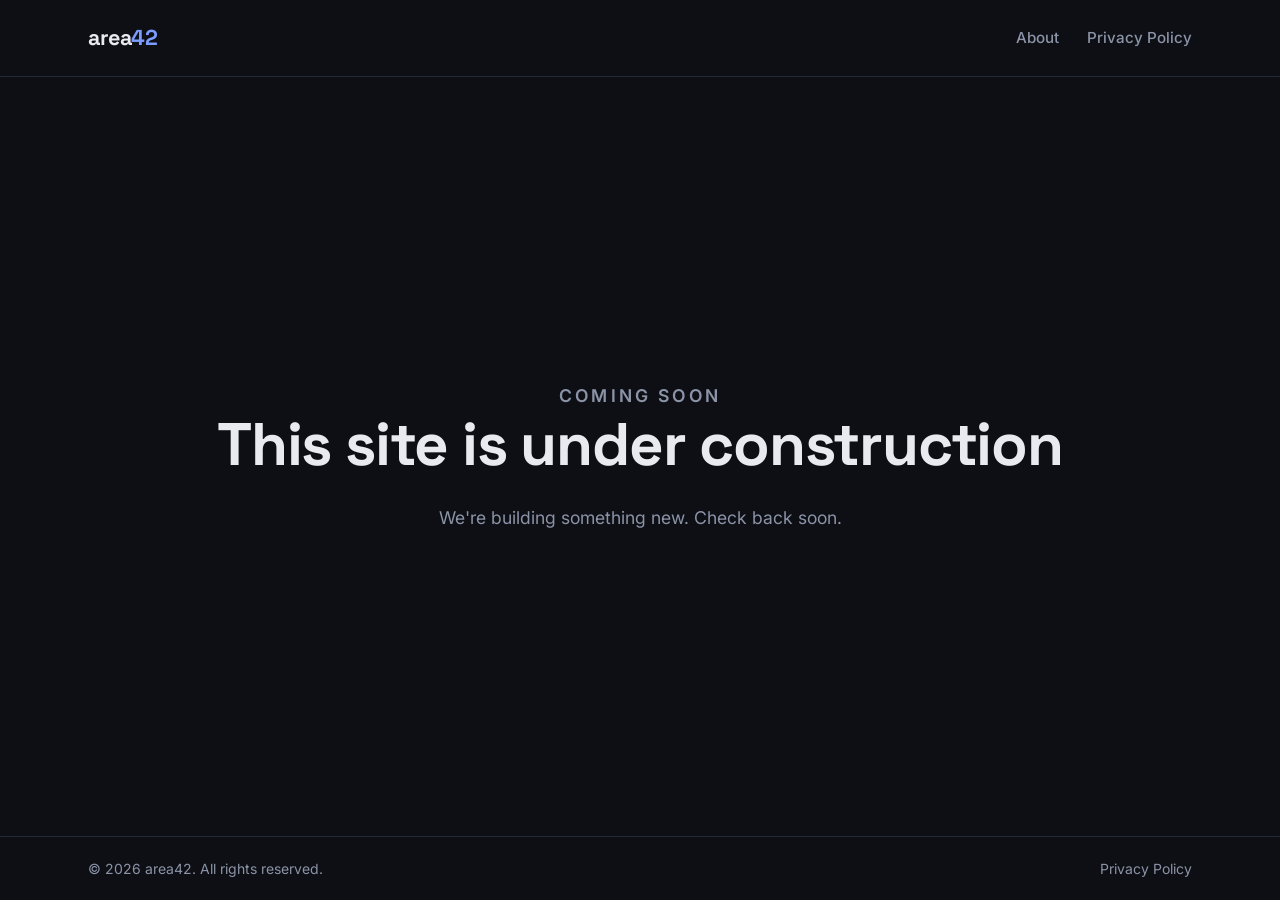
<file: index.html>
<!doctype html>
<html lang="en">
<head>
  <meta charset="utf-8">
  <meta name="viewport" content="width=device-width, initial-scale=1">
  <title>area42</title>
  <meta name="description" content="area42 is an independent games studio.">
  <link rel="preconnect" href="https://fonts.googleapis.com">
  <link rel="preconnect" href="https://fonts.gstatic.com" crossorigin>
  <link rel="stylesheet" href="https://fonts.googleapis.com/css2?family=Inter:wght@400;500;600&family=Space+Grotesk:wght@500;700&display=swap">
  <link rel="stylesheet" href="/styles.css">
</head>
<body>
  <header class="site-header">
    <div class="site-header__inner">
      <a class="brand" href="/">area<span>42</span></a>
      <nav class="site-nav">
        <a href="/about/">About</a>
        <a href="/privacy/">Privacy Policy</a>
      </nav>
    </div>
  </header>

  <main class="hero">
    <p class="hero__label">Coming soon</p>
    <h1>This site is under construction</h1>
    <p>We're building something new. Check back soon.</p>
  </main>

  <footer class="site-footer">
    <div class="site-footer__inner">
      <span>&copy; 2026 area42. All rights reserved.</span>
      <a href="/privacy/">Privacy Policy</a>
    </div>
  </footer>
</body>
</html>
</file>
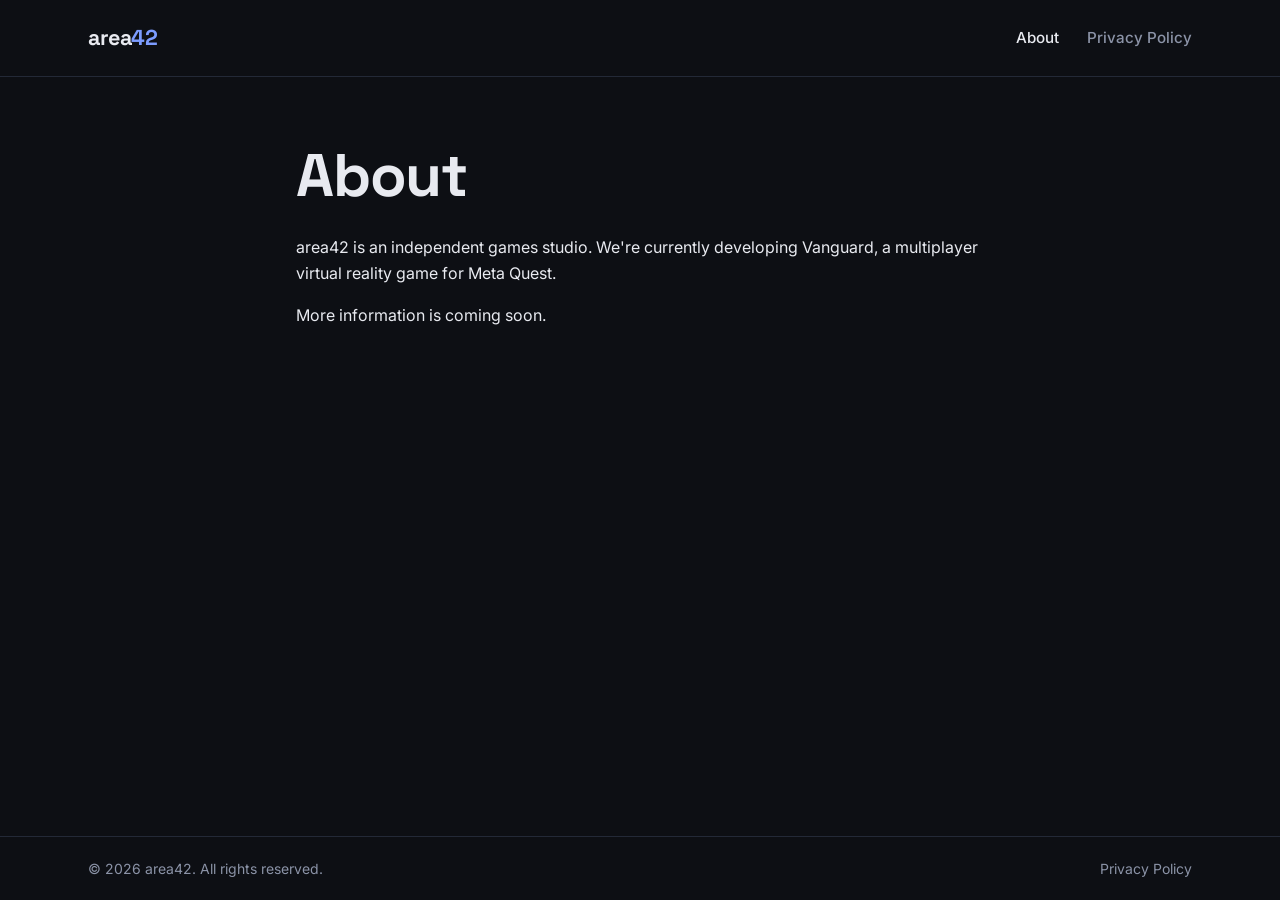
<file: about/index.html>
<!doctype html>
<html lang="en">
<head>
  <meta charset="utf-8">
  <meta name="viewport" content="width=device-width, initial-scale=1">
  <title>About · area42</title>
  <meta name="description" content="About area42.">
  <link rel="preconnect" href="https://fonts.googleapis.com">
  <link rel="preconnect" href="https://fonts.gstatic.com" crossorigin>
  <link rel="stylesheet" href="https://fonts.googleapis.com/css2?family=Inter:wght@400;500;600&family=Space+Grotesk:wght@500;700&display=swap">
  <link rel="stylesheet" href="/styles.css">
</head>
<body>
  <header class="site-header">
    <div class="site-header__inner">
      <a class="brand" href="/">area<span>42</span></a>
      <nav class="site-nav">
        <a href="/about/" aria-current="page">About</a>
        <a href="/privacy/">Privacy Policy</a>
      </nav>
    </div>
  </header>

  <main class="document">
    <h1>About</h1>
    <p>area42 is an independent games studio. We're currently developing Vanguard, a multiplayer virtual reality game for Meta Quest.</p>
    <p>More information is coming soon.</p>
  </main>

  <footer class="site-footer">
    <div class="site-footer__inner">
      <span>&copy; 2026 area42. All rights reserved.</span>
      <a href="/privacy/">Privacy Policy</a>
    </div>
  </footer>
</body>
</html>
</file>
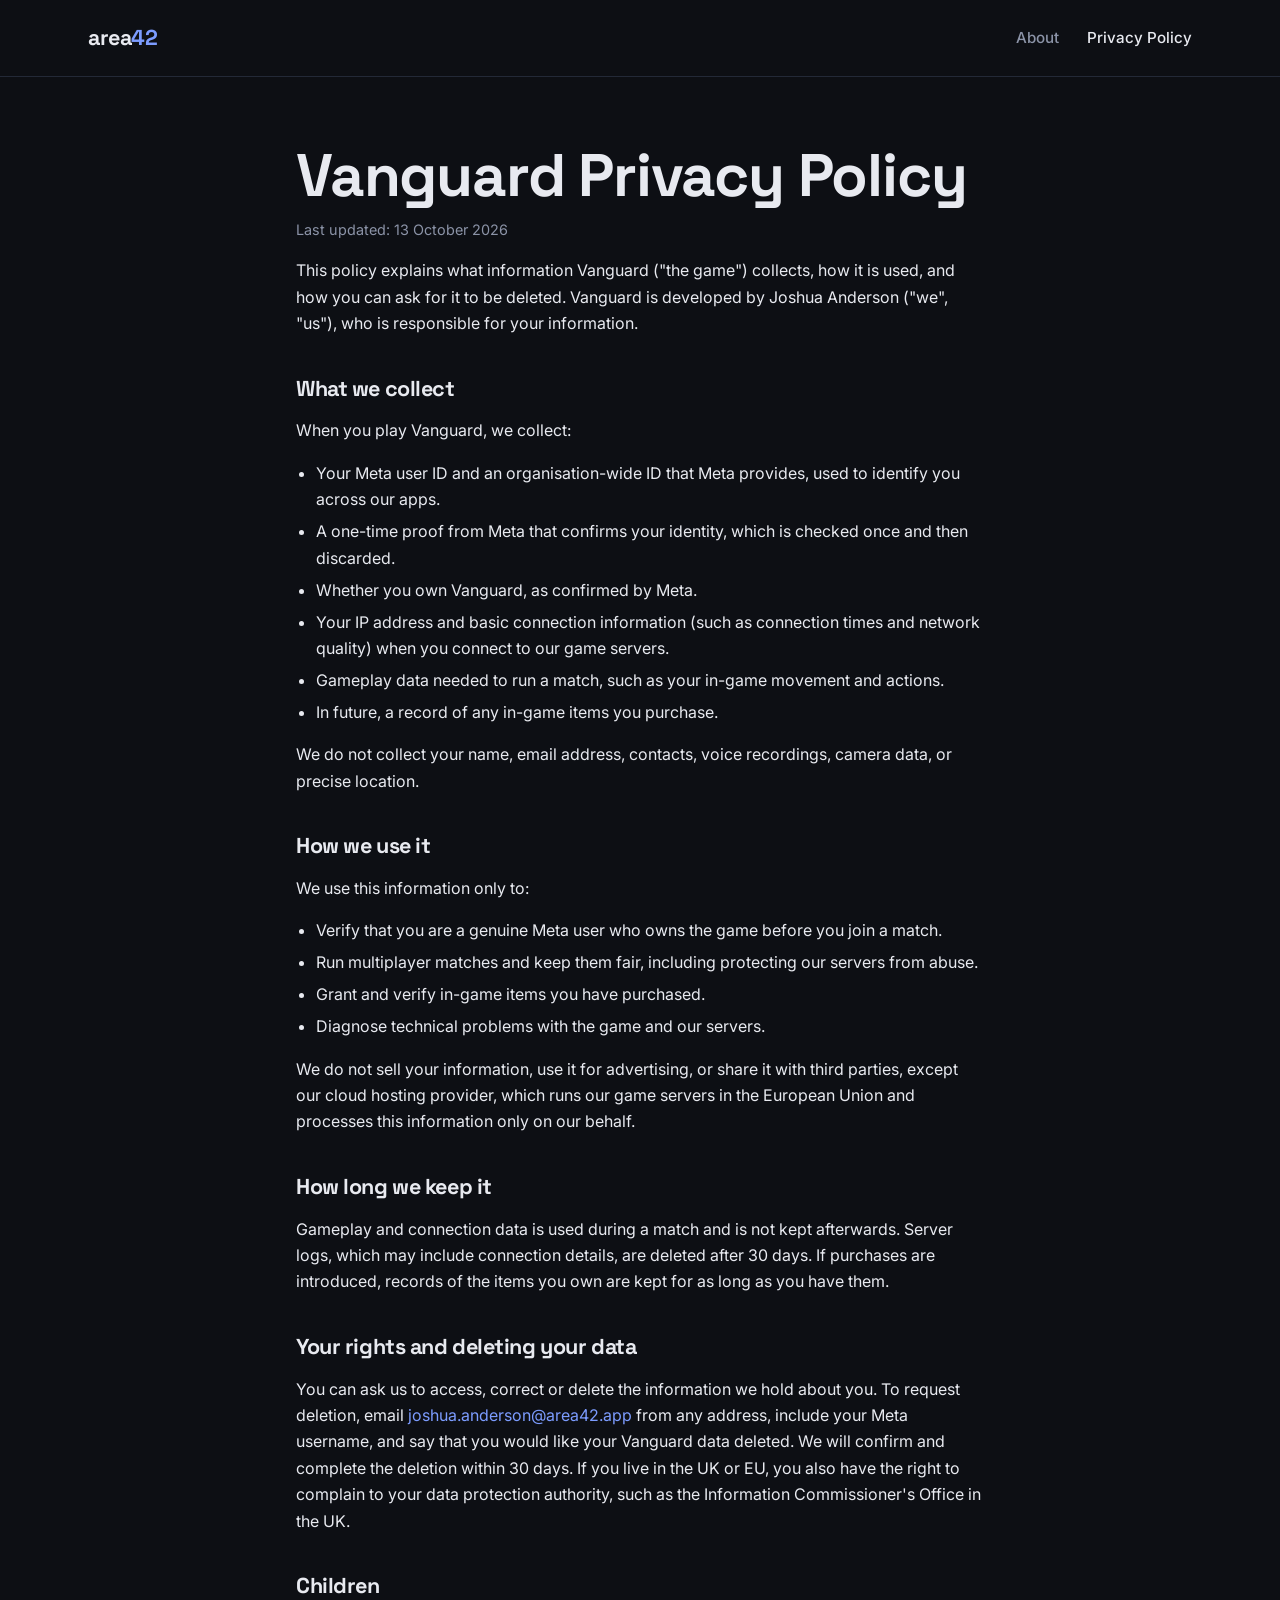
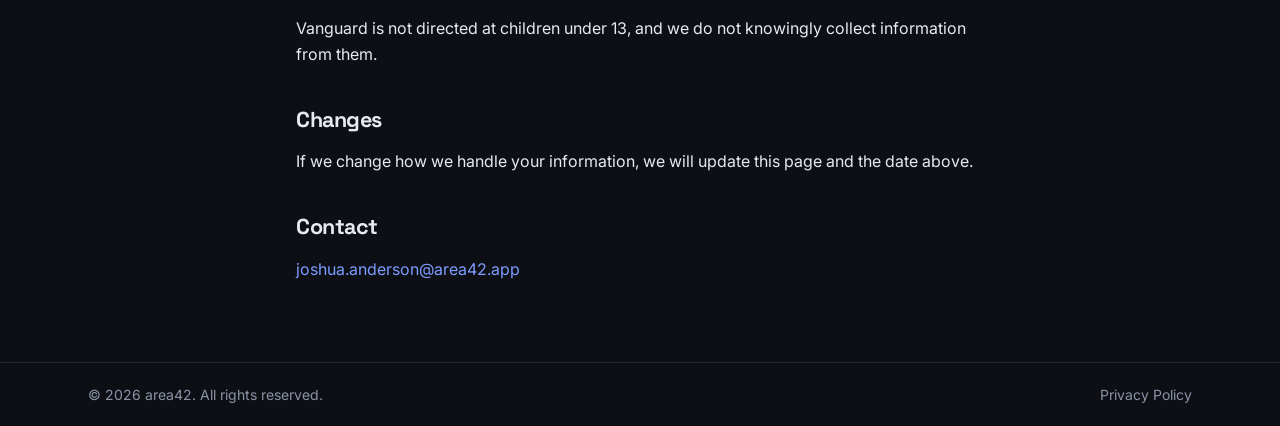
<file: privacy/index.html>
<!doctype html>
<html lang="en">
<head>
  <meta charset="utf-8">
  <meta name="viewport" content="width=device-width, initial-scale=1">
  <title>Privacy Policy · area42</title>
  <meta name="description" content="How Vanguard collects, uses and deletes your information.">
  <link rel="preconnect" href="https://fonts.googleapis.com">
  <link rel="preconnect" href="https://fonts.gstatic.com" crossorigin>
  <link rel="stylesheet" href="https://fonts.googleapis.com/css2?family=Inter:wght@400;500;600&family=Space+Grotesk:wght@500;700&display=swap">
  <link rel="stylesheet" href="/styles.css">
</head>
<body>
  <header class="site-header">
    <div class="site-header__inner">
      <a class="brand" href="/">area<span>42</span></a>
      <nav class="site-nav">
        <a href="/about/">About</a>
        <a href="/privacy/" aria-current="page">Privacy Policy</a>
      </nav>
    </div>
  </header>

  <main class="document">
    <h1>Vanguard Privacy Policy</h1>
    <p class="updated">Last updated: 13 October 2026</p>

    <p>This policy explains what information Vanguard ("the game") collects, how it is used, and how you can ask for it to be deleted. Vanguard is developed by Joshua Anderson ("we", "us"), who is responsible for your information.</p>

    <h2>What we collect</h2>
    <p>When you play Vanguard, we collect:</p>
    <ul>
      <li>Your Meta user ID and an organisation-wide ID that Meta provides, used to identify you across our apps.</li>
      <li>A one-time proof from Meta that confirms your identity, which is checked once and then discarded.</li>
      <li>Whether you own Vanguard, as confirmed by Meta.</li>
      <li>Your IP address and basic connection information (such as connection times and network quality) when you connect to our game servers.</li>
      <li>Gameplay data needed to run a match, such as your in-game movement and actions.</li>
      <li>In future, a record of any in-game items you purchase.</li>
    </ul>
    <p>We do not collect your name, email address, contacts, voice recordings, camera data, or precise location.</p>

    <h2>How we use it</h2>
    <p>We use this information only to:</p>
    <ul>
      <li>Verify that you are a genuine Meta user who owns the game before you join a match.</li>
      <li>Run multiplayer matches and keep them fair, including protecting our servers from abuse.</li>
      <li>Grant and verify in-game items you have purchased.</li>
      <li>Diagnose technical problems with the game and our servers.</li>
    </ul>
    <p>We do not sell your information, use it for advertising, or share it with third parties, except our cloud hosting provider, which runs our game servers in the European Union and processes this information only on our behalf.</p>

    <h2>How long we keep it</h2>
    <p>Gameplay and connection data is used during a match and is not kept afterwards. Server logs, which may include connection details, are deleted after 30 days. If purchases are introduced, records of the items you own are kept for as long as you have them.</p>

    <h2>Your rights and deleting your data</h2>
    <p>You can ask us to access, correct or delete the information we hold about you. To request deletion, email <a href="mailto:joshua.anderson@area42.app">joshua.anderson@area42.app</a> from any address, include your Meta username, and say that you would like your Vanguard data deleted. We will confirm and complete the deletion within 30 days. If you live in the UK or EU, you also have the right to complain to your data protection authority, such as the Information Commissioner's Office in the UK.</p>

    <h2>Children</h2>
    <p>Vanguard is not directed at children under 13, and we do not knowingly collect information from them.</p>

    <h2>Changes</h2>
    <p>If we change how we handle your information, we will update this page and the date above.</p>

    <h2>Contact</h2>
    <p><a href="mailto:joshua.anderson@area42.app">joshua.anderson@area42.app</a></p>
  </main>

  <footer class="site-footer">
    <div class="site-footer__inner">
      <span>&copy; 2026 area42. All rights reserved.</span>
      <a href="/privacy/">Privacy Policy</a>
    </div>
  </footer>
</body>
</html>
</file>
<file: styles.css>
:root {
  --background: #0d0f14;
  --surface: #151922;
  --text: #e8eaf0;
  --muted: #8b93a7;
  --accent: #7c9cff;
  --line: #232937;
  --content-width: 46rem;
  --heading-font: "Space Grotesk", system-ui, sans-serif;
  --body-font: "Inter", system-ui, sans-serif;
}

* {
  box-sizing: border-box;
}

html,
body {
  margin: 0;
  min-height: 100%;
}

body {
  display: flex;
  flex-direction: column;
  min-height: 100vh;
  background: var(--background);
  color: var(--text);
  font-family: var(--body-font);
  font-size: 1rem;
  line-height: 1.65;
  -webkit-font-smoothing: antialiased;
}

a {
  color: var(--accent);
  text-decoration: none;
}

a:hover {
  text-decoration: underline;
}

.site-header {
  border-bottom: 1px solid var(--line);
}

.site-header__inner,
.site-footer__inner {
  display: flex;
  align-items: center;
  justify-content: space-between;
  gap: 1.5rem;
  max-width: 72rem;
  margin: 0 auto;
  padding: 1.25rem 1.5rem;
}

.brand {
  color: var(--text);
  font-family: var(--heading-font);
  font-size: 1.35rem;
  font-weight: 700;
  letter-spacing: -0.02em;
}

.brand:hover {
  text-decoration: none;
}

.brand span {
  color: var(--accent);
}

.site-nav {
  display: flex;
  gap: 1.75rem;
}

.site-nav a {
  color: var(--muted);
  font-size: 0.95rem;
  font-weight: 500;
}

.site-nav a:hover,
.site-nav a[aria-current="page"] {
  color: var(--text);
  text-decoration: none;
}

main {
  flex: 1;
  width: 100%;
  max-width: var(--content-width);
  margin: 0 auto;
  padding: 4rem 1.5rem;
}

.hero {
  display: flex;
  flex: 1;
  flex-direction: column;
  align-items: center;
  justify-content: center;
  max-width: 72rem;
  text-align: center;
}

.hero__label {
  margin: 0 0 1rem;
  color: var(--accent);
  font-size: 0.8rem;
  font-weight: 600;
  letter-spacing: 0.18em;
  text-transform: uppercase;
}

h1,
h2 {
  font-family: var(--heading-font);
  letter-spacing: -0.02em;
  line-height: 1.15;
}

h1 {
  margin: 0 0 1.5rem;
  font-size: clamp(2.25rem, 6vw, 3.75rem);
}

h2 {
  margin: 2.5rem 0 0.75rem;
  font-size: 1.35rem;
}

.hero p {
  max-width: 32rem;
  margin: 0;
  color: var(--muted);
  font-size: 1.1rem;
}

.document .updated {
  margin-top: -1rem;
  color: var(--muted);
  font-size: 0.9rem;
}

.document ul {
  padding-left: 1.25rem;
}

.document li + li {
  margin-top: 0.35rem;
}

.site-footer {
  border-top: 1px solid var(--line);
  color: var(--muted);
  font-size: 0.875rem;
}

.site-footer a {
  color: var(--muted);
}

.site-footer a:hover {
  color: var(--text);
  text-decoration: none;
}

@media (max-width: 36rem) {
  .site-header__inner,
  .site-footer__inner {
    flex-direction: column;
    gap: 0.75rem;
  }

  main {
    padding: 3rem 1.25rem;
  }
}
</file>
